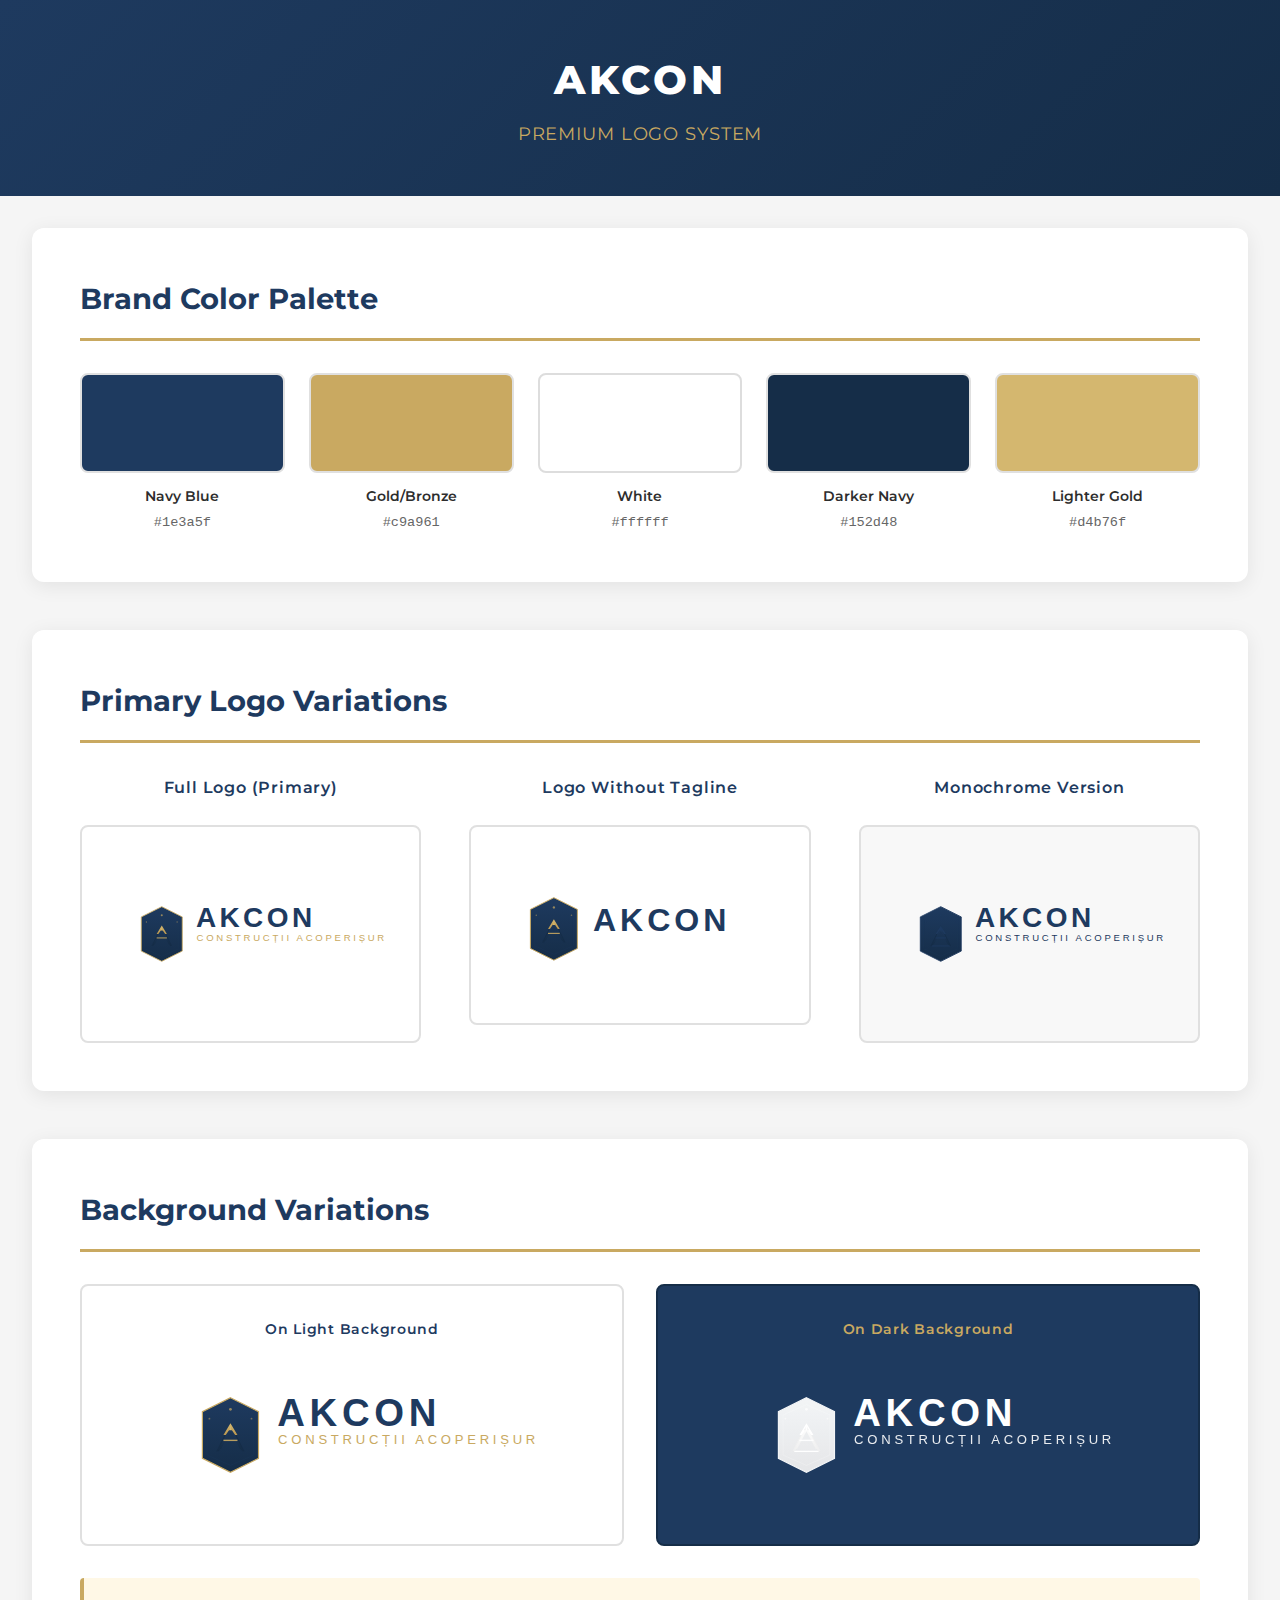
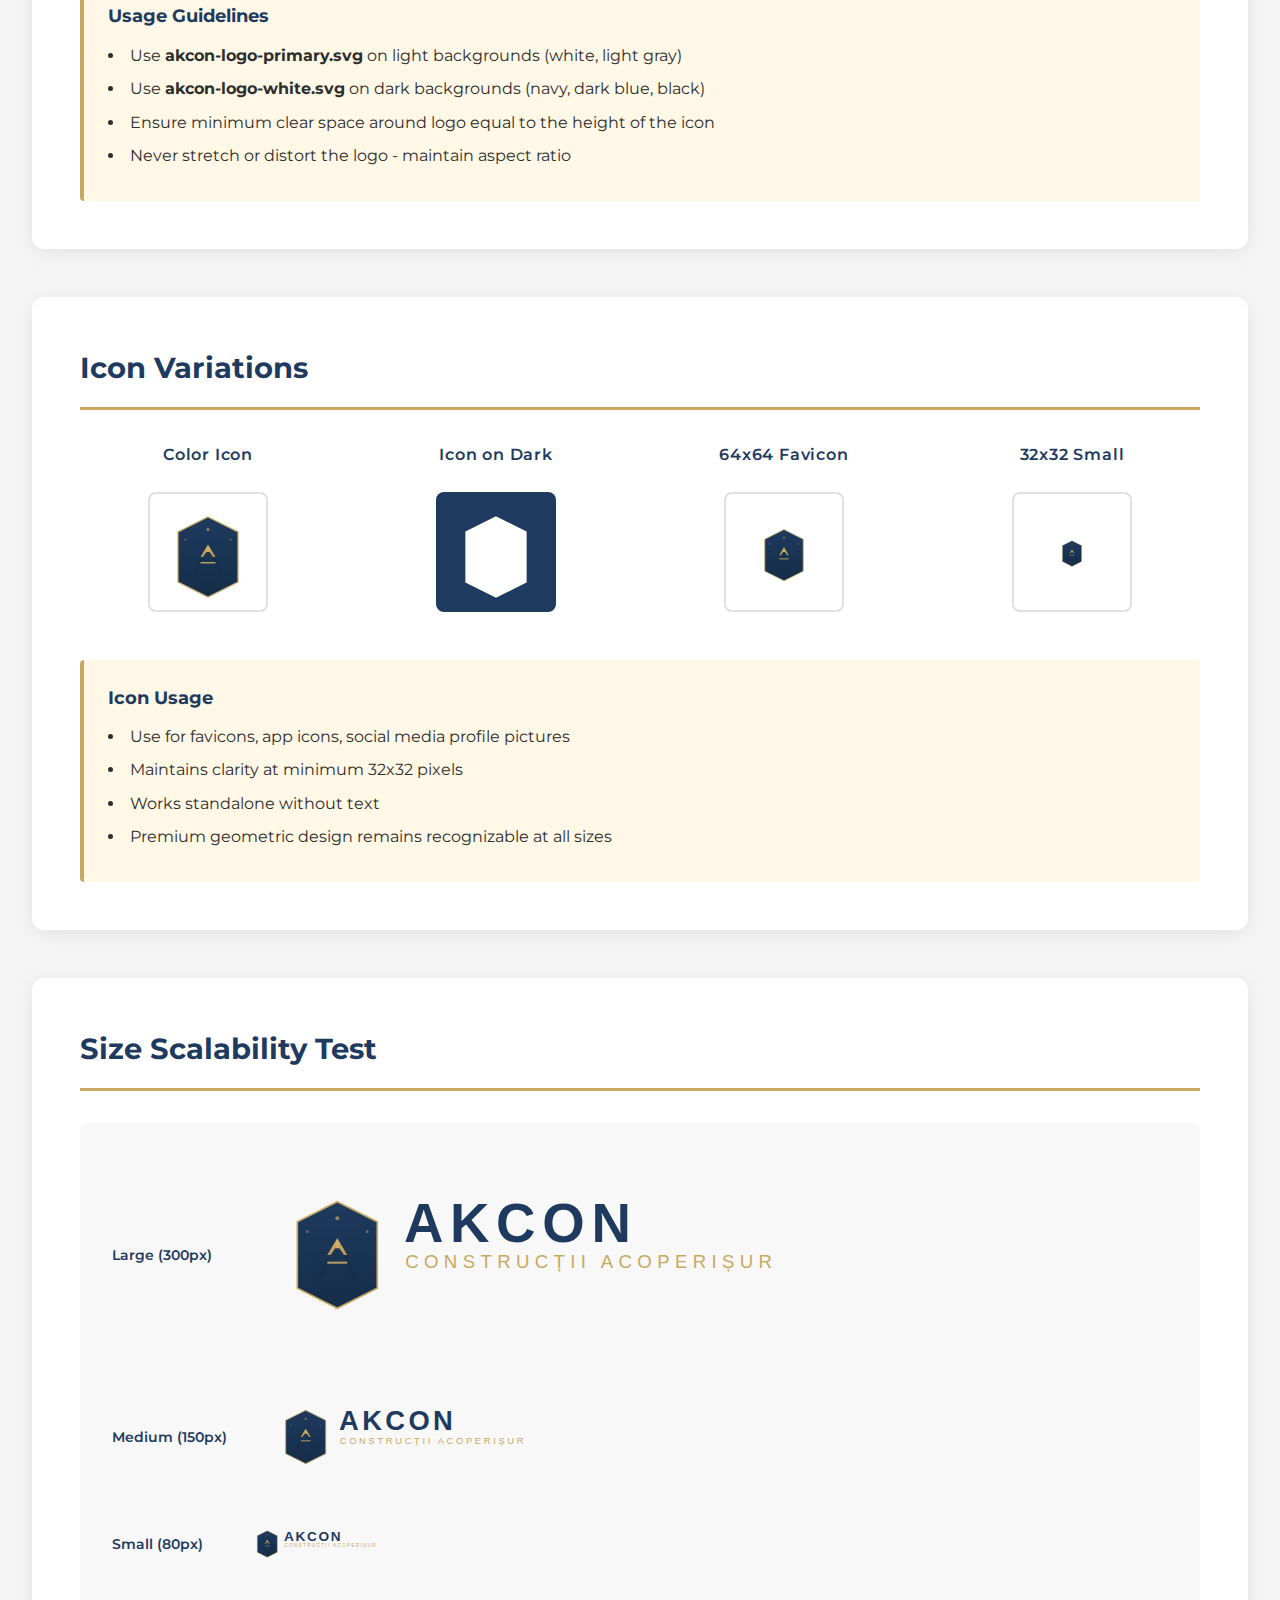
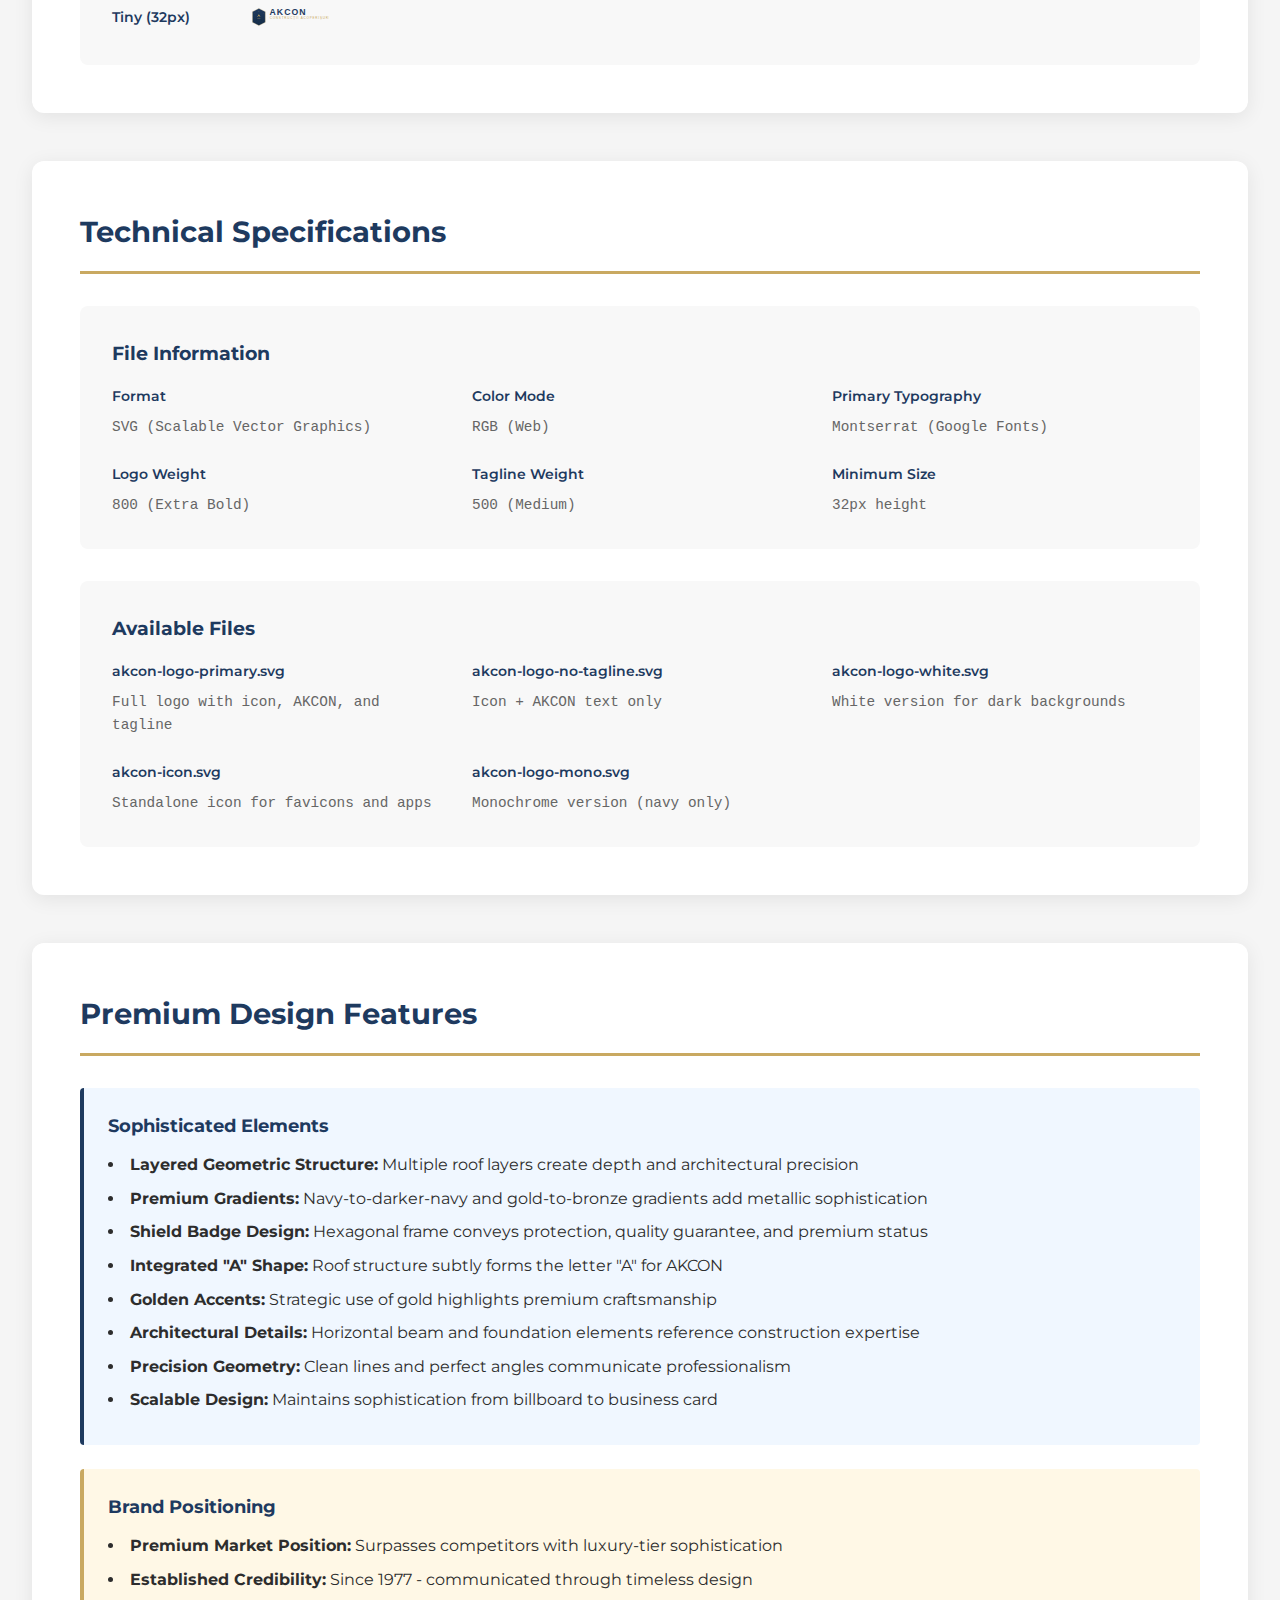
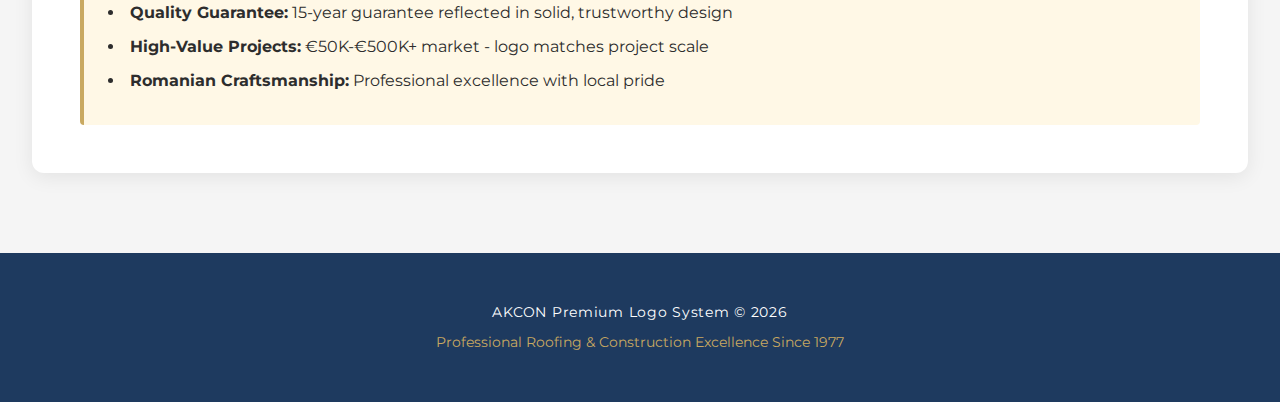
<file: logo-preview.html>
<!DOCTYPE html>
<html lang="ro">
<head>
    <meta charset="UTF-8">
    <meta name="viewport" content="width=device-width, initial-scale=1.0">
    <title>AKCON Premium Logo System - Preview</title>
    <link rel="preconnect" href="https://fonts.googleapis.com">
    <link rel="preconnect" href="https://fonts.gstatic.com" crossorigin>
    <link href="https://fonts.googleapis.com/css2?family=Montserrat:wght@400;500;700;800&display=swap" rel="stylesheet">
    <style>
        * {
            margin: 0;
            padding: 0;
            box-sizing: border-box;
        }

        body {
            font-family: 'Montserrat', sans-serif;
            background: #f5f5f5;
            color: #2d2d2d;
            line-height: 1.6;
        }

        .header {
            background: linear-gradient(135deg, #1e3a5f 0%, #152d48 100%);
            color: white;
            padding: 3rem 2rem;
            text-align: center;
        }

        .header h1 {
            font-size: 2.5rem;
            font-weight: 800;
            letter-spacing: 0.1em;
            margin-bottom: 0.5rem;
        }

        .header p {
            font-size: 1.1rem;
            font-weight: 400;
            letter-spacing: 0.05em;
            color: #c9a961;
        }

        .container {
            max-width: 1400px;
            margin: 0 auto;
            padding: 2rem;
        }

        .section {
            background: white;
            border-radius: 12px;
            padding: 3rem;
            margin-bottom: 3rem;
            box-shadow: 0 4px 20px rgba(0, 0, 0, 0.08);
        }

        .section-title {
            font-size: 1.8rem;
            font-weight: 700;
            color: #1e3a5f;
            margin-bottom: 2rem;
            padding-bottom: 1rem;
            border-bottom: 3px solid #c9a961;
        }

        .logo-grid {
            display: grid;
            grid-template-columns: repeat(auto-fit, minmax(300px, 1fr));
            gap: 3rem;
            margin-top: 2rem;
        }

        .logo-item {
            text-align: center;
        }

        .logo-label {
            font-weight: 600;
            color: #1e3a5f;
            margin-bottom: 1.5rem;
            font-size: 1rem;
            letter-spacing: 0.05em;
        }

        .logo-display {
            padding: 2rem;
            border-radius: 8px;
            display: flex;
            align-items: center;
            justify-content: center;
            min-height: 200px;
            transition: transform 0.3s ease;
        }

        .logo-display:hover {
            transform: scale(1.02);
        }

        .logo-display.light {
            background: #ffffff;
            border: 2px solid #e0e0e0;
        }

        .logo-display.dark {
            background: #1e3a5f;
            border: 2px solid #152d48;
        }

        .logo-display.gray {
            background: #f8f8f8;
            border: 2px solid #e0e0e0;
        }

        .logo-display img {
            max-width: 100%;
            height: auto;
        }

        .size-variations {
            display: flex;
            flex-direction: column;
            gap: 2rem;
            align-items: center;
            padding: 2rem;
            background: #f8f8f8;
            border-radius: 8px;
        }

        .size-item {
            display: flex;
            align-items: center;
            gap: 2rem;
            width: 100%;
        }

        .size-label {
            min-width: 100px;
            font-weight: 600;
            color: #1e3a5f;
            font-size: 0.9rem;
        }

        .size-display {
            flex: 1;
            display: flex;
            align-items: center;
            justify-content: flex-start;
        }

        .comparison-grid {
            display: grid;
            grid-template-columns: 1fr 1fr;
            gap: 2rem;
            margin-top: 2rem;
        }

        .comparison-item {
            padding: 2rem;
            border-radius: 8px;
            text-align: center;
        }

        .comparison-item.light {
            background: white;
            border: 2px solid #e0e0e0;
        }

        .comparison-item.dark {
            background: #1e3a5f;
            border: 2px solid #152d48;
        }

        .comparison-label {
            font-weight: 600;
            margin-bottom: 1.5rem;
            font-size: 0.9rem;
            letter-spacing: 0.05em;
        }

        .comparison-item.light .comparison-label {
            color: #1e3a5f;
        }

        .comparison-item.dark .comparison-label {
            color: #c9a961;
        }

        .icon-grid {
            display: grid;
            grid-template-columns: repeat(auto-fit, minmax(150px, 1fr));
            gap: 2rem;
            margin-top: 2rem;
        }

        .icon-item {
            text-align: center;
        }

        .icon-display {
            width: 120px;
            height: 120px;
            margin: 0 auto 1rem;
            display: flex;
            align-items: center;
            justify-content: center;
            border-radius: 8px;
            transition: transform 0.3s ease;
        }

        .icon-display:hover {
            transform: scale(1.1);
        }

        .icon-display img {
            max-width: 100%;
            height: auto;
        }

        .specs {
            background: #f8f8f8;
            padding: 2rem;
            border-radius: 8px;
            margin-top: 2rem;
        }

        .specs h3 {
            color: #1e3a5f;
            margin-bottom: 1rem;
            font-size: 1.2rem;
        }

        .specs-grid {
            display: grid;
            grid-template-columns: repeat(auto-fit, minmax(250px, 1fr));
            gap: 1.5rem;
            margin-top: 1rem;
        }

        .spec-item {
            display: flex;
            flex-direction: column;
            gap: 0.5rem;
        }

        .spec-label {
            font-weight: 600;
            color: #1e3a5f;
            font-size: 0.9rem;
        }

        .spec-value {
            font-family: monospace;
            color: #666;
            font-size: 0.9rem;
        }

        .color-palette {
            display: grid;
            grid-template-columns: repeat(auto-fit, minmax(150px, 1fr));
            gap: 1.5rem;
            margin-top: 1.5rem;
        }

        .color-swatch {
            text-align: center;
        }

        .color-box {
            width: 100%;
            height: 100px;
            border-radius: 8px;
            margin-bottom: 0.75rem;
            border: 2px solid #e0e0e0;
        }

        .color-name {
            font-weight: 600;
            font-size: 0.9rem;
            color: #2d2d2d;
            margin-bottom: 0.25rem;
        }

        .color-hex {
            font-family: monospace;
            font-size: 0.85rem;
            color: #666;
        }

        .usage-notes {
            background: #fff8e6;
            border-left: 4px solid #c9a961;
            padding: 1.5rem;
            margin-top: 2rem;
            border-radius: 4px;
        }

        .usage-notes h4 {
            color: #1e3a5f;
            margin-bottom: 0.75rem;
            font-size: 1.1rem;
        }

        .usage-notes ul {
            list-style-position: inside;
            color: #2d2d2d;
        }

        .usage-notes li {
            margin-bottom: 0.5rem;
        }

        @media (max-width: 768px) {
            .header h1 {
                font-size: 1.8rem;
            }

            .section {
                padding: 1.5rem;
            }

            .comparison-grid {
                grid-template-columns: 1fr;
            }

            .size-item {
                flex-direction: column;
                align-items: flex-start;
            }
        }
    </style>
</head>
<body>
    <div class="header">
        <h1>AKCON</h1>
        <p>PREMIUM LOGO SYSTEM</p>
    </div>

    <div class="container">
        <!-- Color Palette -->
        <section class="section">
            <h2 class="section-title">Brand Color Palette</h2>
            <div class="color-palette">
                <div class="color-swatch">
                    <div class="color-box" style="background: #1e3a5f;"></div>
                    <div class="color-name">Navy Blue</div>
                    <div class="color-hex">#1e3a5f</div>
                </div>
                <div class="color-swatch">
                    <div class="color-box" style="background: #c9a961;"></div>
                    <div class="color-name">Gold/Bronze</div>
                    <div class="color-hex">#c9a961</div>
                </div>
                <div class="color-swatch">
                    <div class="color-box" style="background: #ffffff; border: 2px solid #ddd;"></div>
                    <div class="color-name">White</div>
                    <div class="color-hex">#ffffff</div>
                </div>
                <div class="color-swatch">
                    <div class="color-box" style="background: #152d48;"></div>
                    <div class="color-name">Darker Navy</div>
                    <div class="color-hex">#152d48</div>
                </div>
                <div class="color-swatch">
                    <div class="color-box" style="background: #d4b76f;"></div>
                    <div class="color-name">Lighter Gold</div>
                    <div class="color-hex">#d4b76f</div>
                </div>
            </div>
        </section>

        <!-- Primary Logo Variations -->
        <section class="section">
            <h2 class="section-title">Primary Logo Variations</h2>

            <div class="logo-grid">
                <div class="logo-item">
                    <div class="logo-label">Full Logo (Primary)</div>
                    <div class="logo-display light">
                        <img src="akcon-logo-primary.svg" alt="AKCON Primary Logo" style="height: 150px;">
                    </div>
                </div>

                <div class="logo-item">
                    <div class="logo-label">Logo Without Tagline</div>
                    <div class="logo-display light">
                        <img src="akcon-logo-no-tagline.svg" alt="AKCON Logo No Tagline" style="height: 120px;">
                    </div>
                </div>

                <div class="logo-item">
                    <div class="logo-label">Monochrome Version</div>
                    <div class="logo-display gray">
                        <img src="akcon-logo-mono.svg" alt="AKCON Monochrome Logo" style="height: 150px;">
                    </div>
                </div>
            </div>
        </section>

        <!-- Light vs Dark Background -->
        <section class="section">
            <h2 class="section-title">Background Variations</h2>

            <div class="comparison-grid">
                <div class="comparison-item light">
                    <div class="comparison-label">On Light Background</div>
                    <img src="akcon-logo-primary.svg" alt="AKCON on Light" style="height: 140px;">
                </div>

                <div class="comparison-item dark">
                    <div class="comparison-label">On Dark Background</div>
                    <img src="akcon-logo-white.svg" alt="AKCON on Dark" style="height: 140px;">
                </div>
            </div>

            <div class="usage-notes">
                <h4>Usage Guidelines</h4>
                <ul>
                    <li>Use <strong>akcon-logo-primary.svg</strong> on light backgrounds (white, light gray)</li>
                    <li>Use <strong>akcon-logo-white.svg</strong> on dark backgrounds (navy, dark blue, black)</li>
                    <li>Ensure minimum clear space around logo equal to the height of the icon</li>
                    <li>Never stretch or distort the logo - maintain aspect ratio</li>
                </ul>
            </div>
        </section>

        <!-- Icon Only -->
        <section class="section">
            <h2 class="section-title">Icon Variations</h2>

            <div class="icon-grid">
                <div class="icon-item">
                    <div class="logo-label">Color Icon</div>
                    <div class="icon-display" style="background: white; border: 2px solid #e0e0e0;">
                        <img src="akcon-icon.svg" alt="AKCON Icon" style="width: 100px;">
                    </div>
                </div>

                <div class="icon-item">
                    <div class="logo-label">Icon on Dark</div>
                    <div class="icon-display" style="background: #1e3a5f;">
                        <img src="akcon-icon.svg" alt="AKCON Icon Dark" style="width: 100px; filter: brightness(0) invert(1);">
                    </div>
                </div>

                <div class="icon-item">
                    <div class="logo-label">64x64 Favicon</div>
                    <div class="icon-display" style="background: white; border: 2px solid #e0e0e0;">
                        <img src="akcon-icon.svg" alt="AKCON Favicon" style="width: 64px;">
                    </div>
                </div>

                <div class="icon-item">
                    <div class="logo-label">32x32 Small</div>
                    <div class="icon-display" style="background: white; border: 2px solid #e0e0e0;">
                        <img src="akcon-icon.svg" alt="AKCON Small" style="width: 32px;">
                    </div>
                </div>
            </div>

            <div class="usage-notes">
                <h4>Icon Usage</h4>
                <ul>
                    <li>Use for favicons, app icons, social media profile pictures</li>
                    <li>Maintains clarity at minimum 32x32 pixels</li>
                    <li>Works standalone without text</li>
                    <li>Premium geometric design remains recognizable at all sizes</li>
                </ul>
            </div>
        </section>

        <!-- Size Scalability -->
        <section class="section">
            <h2 class="section-title">Size Scalability Test</h2>

            <div class="size-variations">
                <div class="size-item">
                    <div class="size-label">Large (300px)</div>
                    <div class="size-display">
                        <img src="akcon-logo-primary.svg" alt="AKCON Large" style="height: 200px;">
                    </div>
                </div>

                <div class="size-item">
                    <div class="size-label">Medium (150px)</div>
                    <div class="size-display">
                        <img src="akcon-logo-primary.svg" alt="AKCON Medium" style="height: 100px;">
                    </div>
                </div>

                <div class="size-item">
                    <div class="size-label">Small (80px)</div>
                    <div class="size-display">
                        <img src="akcon-logo-primary.svg" alt="AKCON Small" style="height: 50px;">
                    </div>
                </div>

                <div class="size-item">
                    <div class="size-label">Tiny (32px)</div>
                    <div class="size-display">
                        <img src="akcon-logo-primary.svg" alt="AKCON Tiny" style="height: 32px;">
                    </div>
                </div>
            </div>
        </section>

        <!-- Technical Specifications -->
        <section class="section">
            <h2 class="section-title">Technical Specifications</h2>

            <div class="specs">
                <h3>File Information</h3>
                <div class="specs-grid">
                    <div class="spec-item">
                        <div class="spec-label">Format</div>
                        <div class="spec-value">SVG (Scalable Vector Graphics)</div>
                    </div>
                    <div class="spec-item">
                        <div class="spec-label">Color Mode</div>
                        <div class="spec-value">RGB (Web)</div>
                    </div>
                    <div class="spec-item">
                        <div class="spec-label">Primary Typography</div>
                        <div class="spec-value">Montserrat (Google Fonts)</div>
                    </div>
                    <div class="spec-item">
                        <div class="spec-label">Logo Weight</div>
                        <div class="spec-value">800 (Extra Bold)</div>
                    </div>
                    <div class="spec-item">
                        <div class="spec-label">Tagline Weight</div>
                        <div class="spec-value">500 (Medium)</div>
                    </div>
                    <div class="spec-item">
                        <div class="spec-label">Minimum Size</div>
                        <div class="spec-value">32px height</div>
                    </div>
                </div>
            </div>

            <div class="specs">
                <h3>Available Files</h3>
                <div class="specs-grid">
                    <div class="spec-item">
                        <div class="spec-label">akcon-logo-primary.svg</div>
                        <div class="spec-value">Full logo with icon, AKCON, and tagline</div>
                    </div>
                    <div class="spec-item">
                        <div class="spec-label">akcon-logo-no-tagline.svg</div>
                        <div class="spec-value">Icon + AKCON text only</div>
                    </div>
                    <div class="spec-item">
                        <div class="spec-label">akcon-logo-white.svg</div>
                        <div class="spec-value">White version for dark backgrounds</div>
                    </div>
                    <div class="spec-item">
                        <div class="spec-label">akcon-icon.svg</div>
                        <div class="spec-value">Standalone icon for favicons and apps</div>
                    </div>
                    <div class="spec-item">
                        <div class="spec-label">akcon-logo-mono.svg</div>
                        <div class="spec-value">Monochrome version (navy only)</div>
                    </div>
                </div>
            </div>
        </section>

        <!-- Design Features -->
        <section class="section">
            <h2 class="section-title">Premium Design Features</h2>

            <div class="usage-notes" style="background: #f0f7ff; border-left-color: #1e3a5f;">
                <h4>Sophisticated Elements</h4>
                <ul>
                    <li><strong>Layered Geometric Structure:</strong> Multiple roof layers create depth and architectural precision</li>
                    <li><strong>Premium Gradients:</strong> Navy-to-darker-navy and gold-to-bronze gradients add metallic sophistication</li>
                    <li><strong>Shield Badge Design:</strong> Hexagonal frame conveys protection, quality guarantee, and premium status</li>
                    <li><strong>Integrated "A" Shape:</strong> Roof structure subtly forms the letter "A" for AKCON</li>
                    <li><strong>Golden Accents:</strong> Strategic use of gold highlights premium craftsmanship</li>
                    <li><strong>Architectural Details:</strong> Horizontal beam and foundation elements reference construction expertise</li>
                    <li><strong>Precision Geometry:</strong> Clean lines and perfect angles communicate professionalism</li>
                    <li><strong>Scalable Design:</strong> Maintains sophistication from billboard to business card</li>
                </ul>
            </div>

            <div class="usage-notes" style="background: #fff8e6; border-left-color: #c9a961; margin-top: 1.5rem;">
                <h4>Brand Positioning</h4>
                <ul>
                    <li><strong>Premium Market Position:</strong> Surpasses competitors with luxury-tier sophistication</li>
                    <li><strong>Established Credibility:</strong> Since 1977 - communicated through timeless design</li>
                    <li><strong>Quality Guarantee:</strong> 15-year guarantee reflected in solid, trustworthy design</li>
                    <li><strong>High-Value Projects:</strong> €50K-€500K+ market - logo matches project scale</li>
                    <li><strong>Romanian Craftsmanship:</strong> Professional excellence with local pride</li>
                </ul>
            </div>
        </section>
    </div>

    <div style="text-align: center; padding: 3rem 2rem; background: #1e3a5f; color: white;">
        <p style="font-size: 0.9rem; letter-spacing: 0.05em;">AKCON Premium Logo System © 2026</p>
        <p style="font-size: 0.85rem; color: #c9a961; margin-top: 0.5rem;">Professional Roofing & Construction Excellence Since 1977</p>
    </div>
</body>
</html>
</file>
